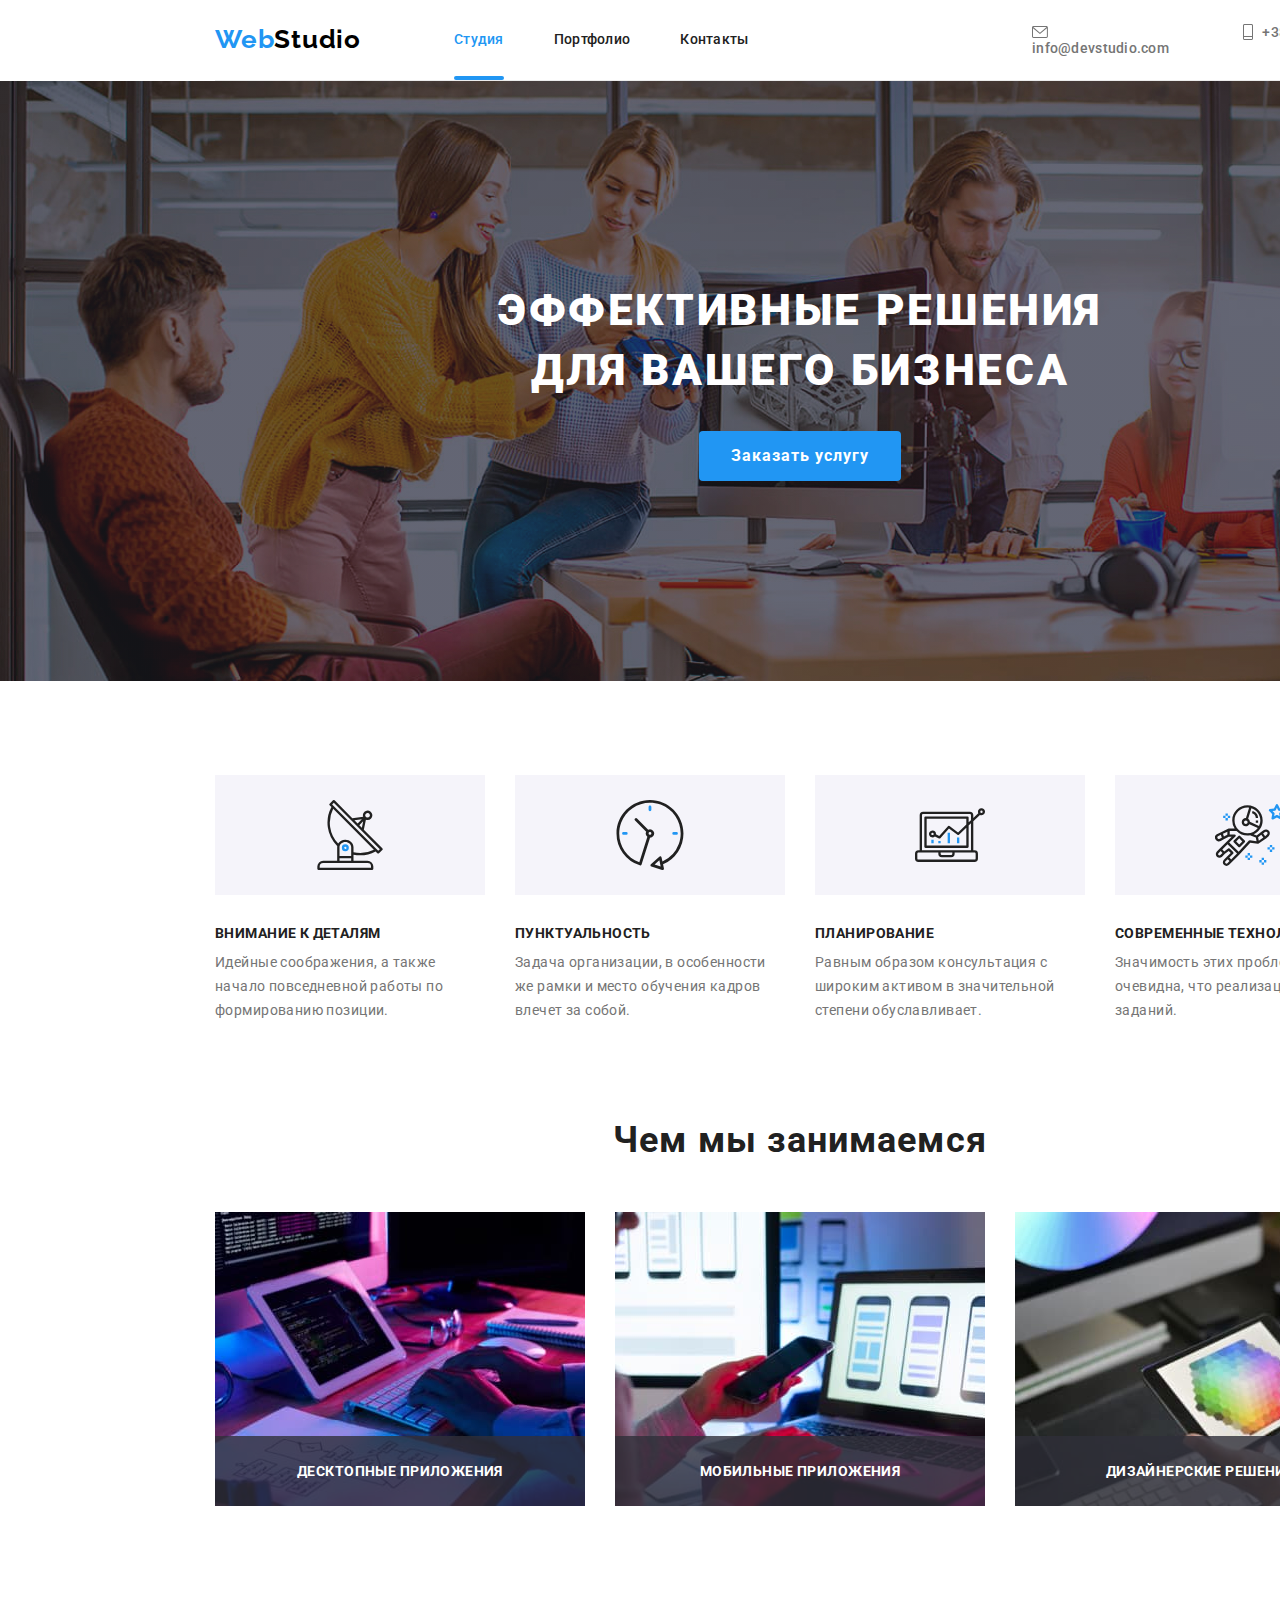
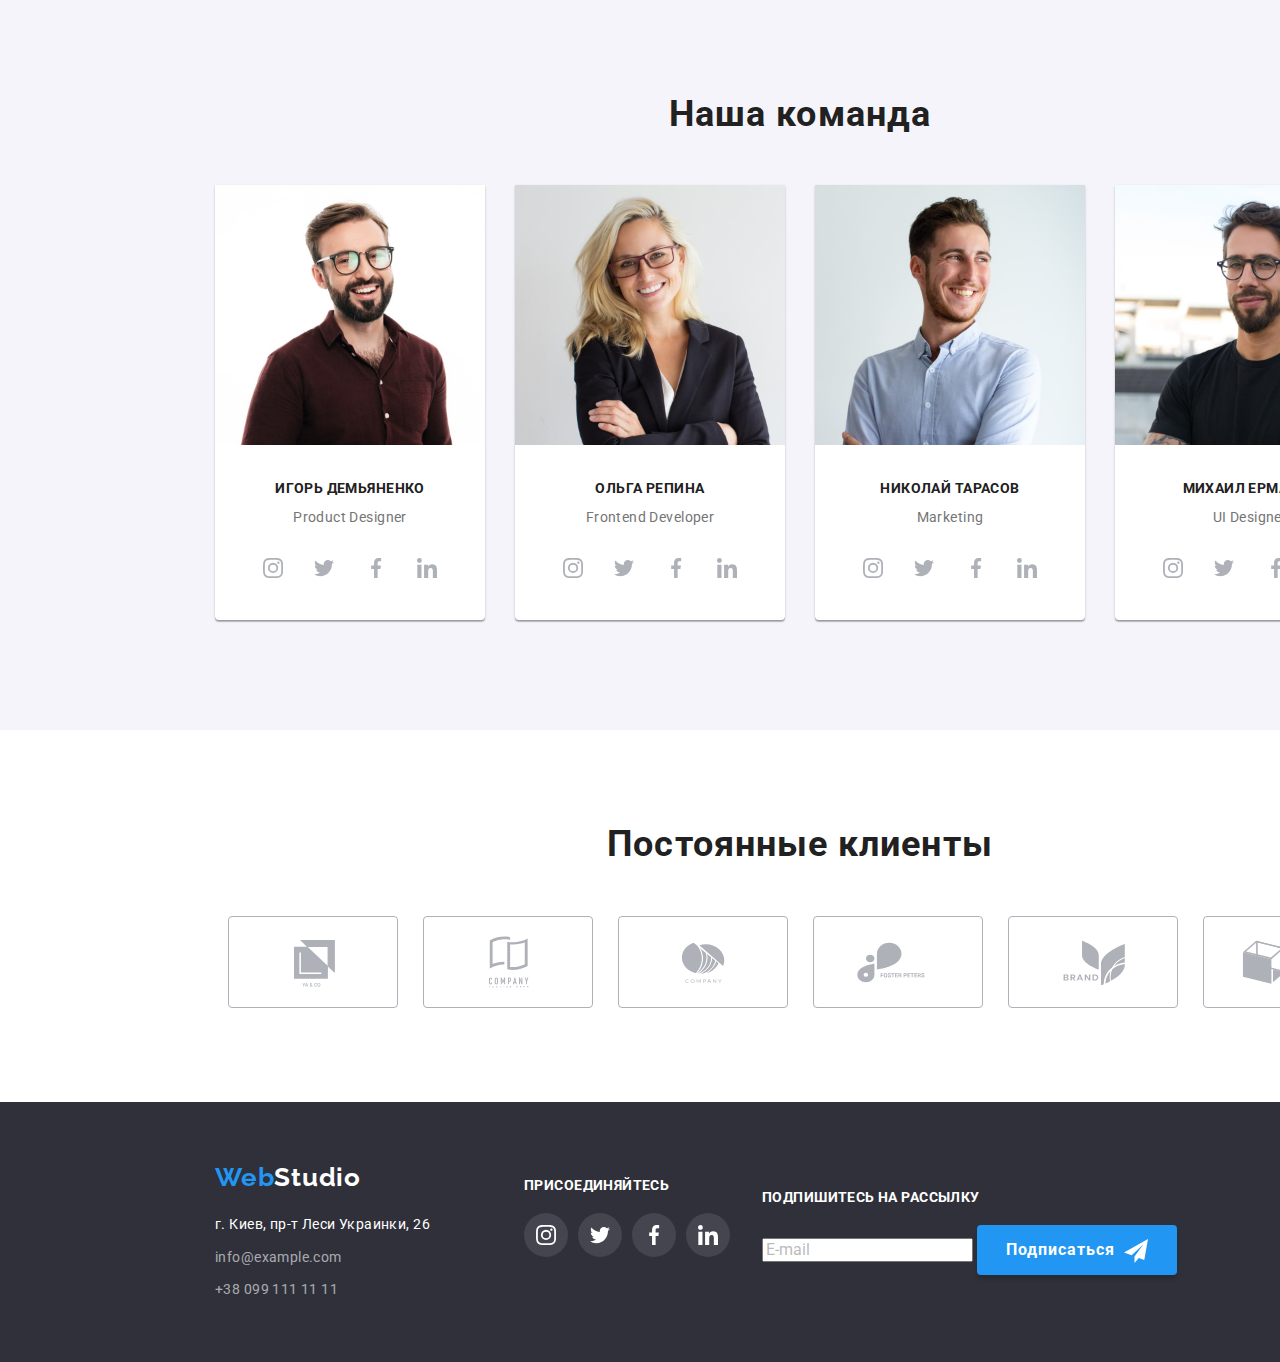
<file: index.html>
<!DOCTYPE html>
<html lang="ru">
  <head>
    <meta charset="UTF-8" />
    <meta http-equiv="X-UA-Compatible" content="IE=edge" />
    <meta name="viewport" content="width=device-width, initial-scale=1.0" />
    <title>Document</title>
    <link
      rel="stylesheet"
      href="https://cdnjs.cloudflare.com/ajax/libs/modern-normalize/1.0.0/modern-normalize.min.css"
    />
    <link
      href="https://fonts.googleapis.com/css2?family=Oleo+Script&family=Raleway:wght@700&family=Roboto:wght@400;500;700;900&display=swap"
      rel="stylesheet"
    />
    <link rel="stylesheet" href="./css/styles.css" />
  </head>
  <body class="page">
    <div class="container head">
      <!-- Header -->
      <header>
        <div class="container-header">
          <nav class="nav">
            <!-- Navigation -->
            <a class="logo" href="./index.html"
              ><span class="logo-web">Web</span>Studio
            </a>
            <ul class="site-nav">
              <li class="item">
                <a href="./index.html" class="link current">Студия</a>
              </li>
              <li class="item">
                <a href="./portfolio.html" class="link">Портфолио</a>
              </li>
              <li class="item"><a href="" class="link">Контакты</a></li>
            </ul>
          </nav>
          <!-- Contacts -->
          <ul class="contacts">
            <li class="item">
              <a href="mailto:info@devstudio.com" class="link mail">
                <svg class="icon-mail" width="16" height="12">
                  <use href="./images/icons.svg#icon-mail"></use>
                </svg>
                <span>info@devstudio.com</span>
              </a>
            </li>
            <li class="item">
              <a href="tel:+380961111111" class="link phone">
                <svg class="icon-phone" width="10" height="16">
                  <use href="./images/icons.svg#icon-phone"></use>
                </svg>
                <span>+38 096 111 11 11</span>
              </a>
            </li>
          </ul>
        </div>
      </header>
    </div>
    <!-- Main content -->
    <main>
      <!-- Section Hero -->
      <section class="hero">
        <div class="container hero overlay">
          <h1 class="hero-title">Эффективные решения для вашего бизнеса</h1>
          <button class="hero-button" data-modal-open>Заказать услугу</button>
        </div>
      </section>
      <!-- Section Features -->
      <section class="section">
        <!-- <h2 class="section-title">Свойства</h2> -->
        <div class="container">
          <ul class="feature-list">
            <li class="feature-item">
              <div class="thumb">
                <svg class="icon">
                  <use href="./images/icons.svg#icon-antenna"></use>
                </svg>
              </div>
              <h3 class="title">Внимание к деталям</h3>
              <p class="text">
                Идейные соображения, а также начало повседневной работы по
                формированию позиции.
              </p>
            </li>
            <li class="feature-item">
              <div class="thumb">
                <svg class="icon">
                  <use href="./images/icons.svg#icon-clock"></use>
                </svg>
              </div>
              <h3 class="title">Пунктуальность</h3>
              <p class="text">
                Задача организации, в особенности же рамки и место обучения
                кадров влечет за собой.
              </p>
            </li>
            <li class="feature-item">
              <div class="thumb">
                <svg class="icon">
                  <use href="./images/icons.svg#icon-diagram"></use>
                </svg>
              </div>
              <h3 class="title">Планирование</h3>
              <p class="text">
                Равным образом консультация с широким активом в значительной
                степени обуславливает.
              </p>
            </li>
            <li class="feature-item">
              <div class="thumb">
                <svg class="icon">
                  <use href="./images/icons.svg#icon-astronaut"></use>
                </svg>
              </div>
              <h3 class="title">Современные технологии</h3>
              <p class="text">
                Значимость этих проблем настолько очевидна, что реализация
                плановых заданий.
              </p>
            </li>
          </ul>
        </div>
      </section>
      <!-- Section What we do -->
      <section class="section">
        <div class="container what">
          <h2 class="section-title">Чем мы занимаемся</h2>
          <ul class="work-list">
            <li class="item">
              <a class="item-link" href=""
                ><img
                  class="pic"
                  width="370"
                  height="294"
                  src="./images/box1.jpg"
                  alt="экран с программным кодом"
                />
                <div class="thumb">
                  <h3 class="title">Десктопные приложения</h3>
                </div>
              </a>
            </li>
            <li class="item">
              <a class="item-link" href=""
                ><img
                  class="pic"
                  width="370"
                  height="294"
                  src="./images/box2.jpg"
                  alt="экран с дизайнами для смартфона"
                />
                <div class="thumb">
                  <h3 class="title">Мобильные приложения</h3>
                </div>
              </a>
            </li>
            <li class="item">
              <a class="item-link" href=""
                ><img
                  class="pic"
                  width="370"
                  height="294"
                  src="./images/box3.jpg"
                  alt="цветовая гамма на планшете"
                />
                <div class="thumb">
                  <h3 class="title">Дизайнерские решения</h3>
                </div>
              </a>
            </li>
          </ul>
        </div>
      </section>
      <!-- Section Our team -->
      <section class="section team">
        <div class="container team">
          <h2 class="section-title">Наша команда</h2>
          <ul class="team-list">
            <li class="team-item">
              <img
                width="270"
                height="260"
                src="./images/img1.jpg"
                alt="фото игоря демьяненка"
              />
              <h3 class="title">Игорь Демьяненко</h3>
              <p class="text">Product Designer</p>
              <ul class="social-links">
                <li class="social-link">
                  <a class="link" href="">
                    <svg class="icon" width="20" height="20">
                      <use href="./images/icons.svg#icon-instagram"></use>
                    </svg>
                  </a>
                </li>
                <li class="social-link">
                  <a class="link" href="">
                    <svg class="icon" width="20" height="20">
                      <use href="./images/icons.svg#icon-twitter"></use>
                    </svg>
                  </a>
                </li>
                <li class="social-link">
                  <a class="link" href="">
                    <svg class="icon" width="20" height="20">
                      <use href="./images/icons.svg#icon-facebook"></use>
                    </svg>
                  </a>
                </li>
                <li class="social-link">
                  <a class="link" href="">
                    <svg class="icon" width="20" height="20">
                      <use href="./images/icons.svg#icon-linkedin"></use>
                    </svg>
                  </a>
                </li>
              </ul>
            </li>
            <li class="team-item">
              <img
                width="270"
                height="260"
                src="./images/img2.jpg"
                alt="фото ольги репиной"
              />
              <h3 class="title">Ольга Репина</h3>
              <p class="text">Frontend Developer</p>
              <ul class="social-links">
                <li class="social-link">
                  <a class="link" href="">
                    <svg class="icon" width="20" height="20">
                      <use href="./images/icons.svg#icon-instagram"></use>
                    </svg>
                  </a>
                </li>
                <li class="social-link">
                  <a class="link" href="">
                    <svg class="icon" width="20" height="20">
                      <use href="./images/icons.svg#icon-twitter"></use>
                    </svg>
                  </a>
                </li>
                <li class="social-link">
                  <a class="link" href="">
                    <svg class="icon" width="20" height="20">
                      <use href="./images/icons.svg#icon-facebook"></use>
                    </svg>
                  </a>
                </li>
                <li class="social-link">
                  <a class="link" href="">
                    <svg class="icon" width="20" height="20">
                      <use href="./images/icons.svg#icon-linkedin"></use>
                    </svg>
                  </a>
                </li>
              </ul>
            </li>
            <li class="team-item">
              <img
                width="270"
                height="260"
                src="./images/img3.jpg"
                alt="фото николая тарасова"
              />
              <h3 class="title">Николай Тарасов</h3>
              <p class="text">Marketing</p>
              <ul class="social-links">
                <li class="social-link">
                  <a class="link" href="">
                    <svg class="icon" width="20" height="20">
                      <use href="./images/icons.svg#icon-instagram"></use>
                    </svg>
                  </a>
                </li>
                <li class="social-link">
                  <a class="link" href="">
                    <svg class="icon" width="20" height="20">
                      <use href="./images/icons.svg#icon-twitter"></use>
                    </svg>
                  </a>
                </li>
                <li class="social-link">
                  <a class="link" href="">
                    <svg class="icon" width="20" height="20">
                      <use href="./images/icons.svg#icon-facebook"></use>
                    </svg>
                  </a>
                </li>
                <li class="social-link">
                  <a class="link" href="">
                    <svg class="icon" width="20" height="20">
                      <use href="./images/icons.svg#icon-linkedin"></use>
                    </svg>
                  </a>
                </li>
              </ul>
            </li>
            <li class="team-item">
              <img
                width="270"
                height="260"
                src="./images/img4.jpg"
                alt="фото михаила ермакова"
              />
              <h3 class="title">Михаил Ермаков</h3>
              <p class="text">UI Designer</p>
              <ul class="social-links">
                <li class="social-link">
                  <a class="link" href="">
                    <svg class="icon" width="20" height="20">
                      <use href="./images/icons.svg#icon-instagram"></use>
                    </svg>
                  </a>
                </li>
                <li class="social-link">
                  <a class="link" href="">
                    <svg class="icon" width="20" height="20">
                      <use href="./images/icons.svg#icon-twitter"></use>
                    </svg>
                  </a>
                </li>
                <li class="social-link">
                  <a class="link" href="">
                    <svg class="icon" width="20" height="20">
                      <use href="./images/icons.svg#icon-facebook"></use>
                    </svg>
                  </a>
                </li>
                <li class="social-link">
                  <a class="link" href="">
                    <svg class="icon" width="20" height="20">
                      <use href="./images/icons.svg#icon-linkedin"></use>
                    </svg>
                  </a>
                </li>
              </ul>
            </li>
          </ul>
        </div>
      </section>
      <!-- Clients -->
      <section class="section">
        <div class="container">
          <h2 class="section-title">Постоянные клиенты</h2>
          <ul class="clients-list">
            <li class="client-item">
              <a class="client-link" href="">
                <div class="thumb">
                  <svg class="client-icon client1" width="41" height="47">
                    <use href="./images/icons.svg#icon-client1"></use>
                  </svg>
                </div>
              </a>
            </li>
            <li class="client-item">
              <a class="client-link" href="">
                <div class="thumb">
                  <svg class="client-icon client2" width="40" height="52">
                    <use href="./images/icons.svg#icon-client2"></use>
                  </svg>
                </div>
              </a>
            </li>
            <li class="client-item">
              <a class="client-link" href="">
                <div class="thumb">
                  <svg class="client-icon client3" width="44" height="41">
                    <use href="./images/icons.svg#icon-client3"></use>
                  </svg>
                </div>
              </a>
            </li>
            <li class="client-item">
              <a class="client-link" href="">
                <div class="thumb">
                  <svg class="client-icon client4" width="84" height="41">
                    <use href="./images/icons.svg#icon-client4"></use>
                  </svg>
                </div>
              </a>
            </li>
            <li class="client-item">
              <a class="client-link" href="">
                <div class="thumb">
                  <svg class="client-icon client5" width="63" height="46">
                    <use href="./images/icons.svg#icon-client5"></use>
                  </svg>
                </div>
              </a>
            </li>
            <li class="client-item">
              <a class="client-link" href="">
                <div class="thumb">
                  <svg class="client-icon client6" width="94" height="44">
                    <use href="./images/icons.svg#icon-client6"></use>
                  </svg>
                </div>
              </a>
            </li>
          </ul>
        </div>
      </section>
    </main>
    <!-- Footer -->
    <footer>
      <div class="container footer">
        <div class="logo-address">
          <a class="logo footer" href="/index.html"
            ><span class="logo-web">Web</span>Studio
          </a>
          <address class="address">
            г. Киев, пр-т Леси Украинки, 26 <br />
            <a class="link" href="mailto:info@example.com">info@example.com</a>
            <br />
            <a class="link" href="tel:+380991111111">+38 099 111 11 11</a>
          </address>
        </div>
        <div class="join">
          <h2 class="title footer">ПРИСОЕДИНЯЙТЕСЬ</h2>
          <ul class="social-links">
            <li class="social-link">
              <a class="link" href="">
                <svg class="icon" width="20" height="20">
                  <use href="./images/icons.svg#icon-instagram"></use>
                </svg>
              </a>
            </li>
            <li class="social-link">
              <a class="link" href="">
                <svg class="icon" width="20" height="20">
                  <use href="./images/icons.svg#icon-twitter"></use>
                </svg>
              </a>
            </li>
            <li class="social-link">
              <a class="link" href="">
                <svg class="icon" width="20" height="20">
                  <use href="./images/icons.svg#icon-facebook"></use>
                </svg>
              </a>
            </li>
            <li class="social-link">
              <a class="link" href="">
                <svg class="icon" width="20" height="20">
                  <use href="./images/icons.svg#icon-linkedin"></use>
                </svg>
              </a>
            </li>
          </ul>
        </div>
        <div class="subscribe">
          <form>
            <h2 class="title footer">Подпишитесь на рассылку</h2>
            <label>
              <input type="email" name="email" placeholder="E-mail" />
            </label>
            <button class="submit" type="submit">
              Подписаться
              <svg class="send-icon" width="24" height="24">
                <use href="./images/icons.svg#icon-send"></use>
              </svg>
            </button>
          </form>
        </div>
      </div>
    </footer>
    <!-- Modal -->
    <div class="backdrop is-hidden" data-modal>
      <div class="modal">
        <button class="botton-close" data-modal-close>
          <svg class="icon-button-close" width="11" height="11">
            <use href="./images/icons.svg#icon-button-close"></use>
          </svg>
        </button>
        <h2 class="modal-title">Оставьте свои данные, мы вам перезвоним</h2>
        <form class="form">
          <div class="form-field">
            <label class="form-label" for="name">Имя</label>
            <input class="form-input" type="text" name="name" id="name" />
            <svg class="icon-modal" width="18" height="18">
              <use href="./images/icons.svg#icon-person"></use>
            </svg>
          </div>
          <div class="form-field">
            <label class="form-label" for="tel">Телефон</label>
            <input class="form-input" type="tel" name="tel" id="tel" />
            <svg class="icon-modal" width="18" height="18">
              <use href="./images/icons.svg#icon-phone2"></use>
            </svg>
          </div>
          <div class="form-field">
            <label class="form-label" for="mail">Почта</label>
            <input class="form-input" type="mail" name="mail" id="mail" />
            <svg class="icon-modal" width="18" height="18">
              <use href="./images/icons.svg#icon-email2"></use>
            </svg>
          </div>
          <div class="form-field">
            <label class="form-label" for="comment">Комментарий</label>
            <textarea
              class="comment"
              name="comment"
              rows="5"
              placeholder="Введите текст"
            ></textarea>
          </div>
          <div class="police-button">
            <label class="police-text" for=""
              ><input
                class="police"
                type="checkbox"
                name="police"
                id="police"
              />
              Соглашаюсь с рассылкой и принимаю
              <a class="police-link" href="">Условия договора</a>
            </label>
            <button class="send hero-button" type="send">Отправить</button>
          </div>
        </form>
      </div>
    </div>
    <script src="./js/modal.js"></script>
  </body>
</html>
</file>
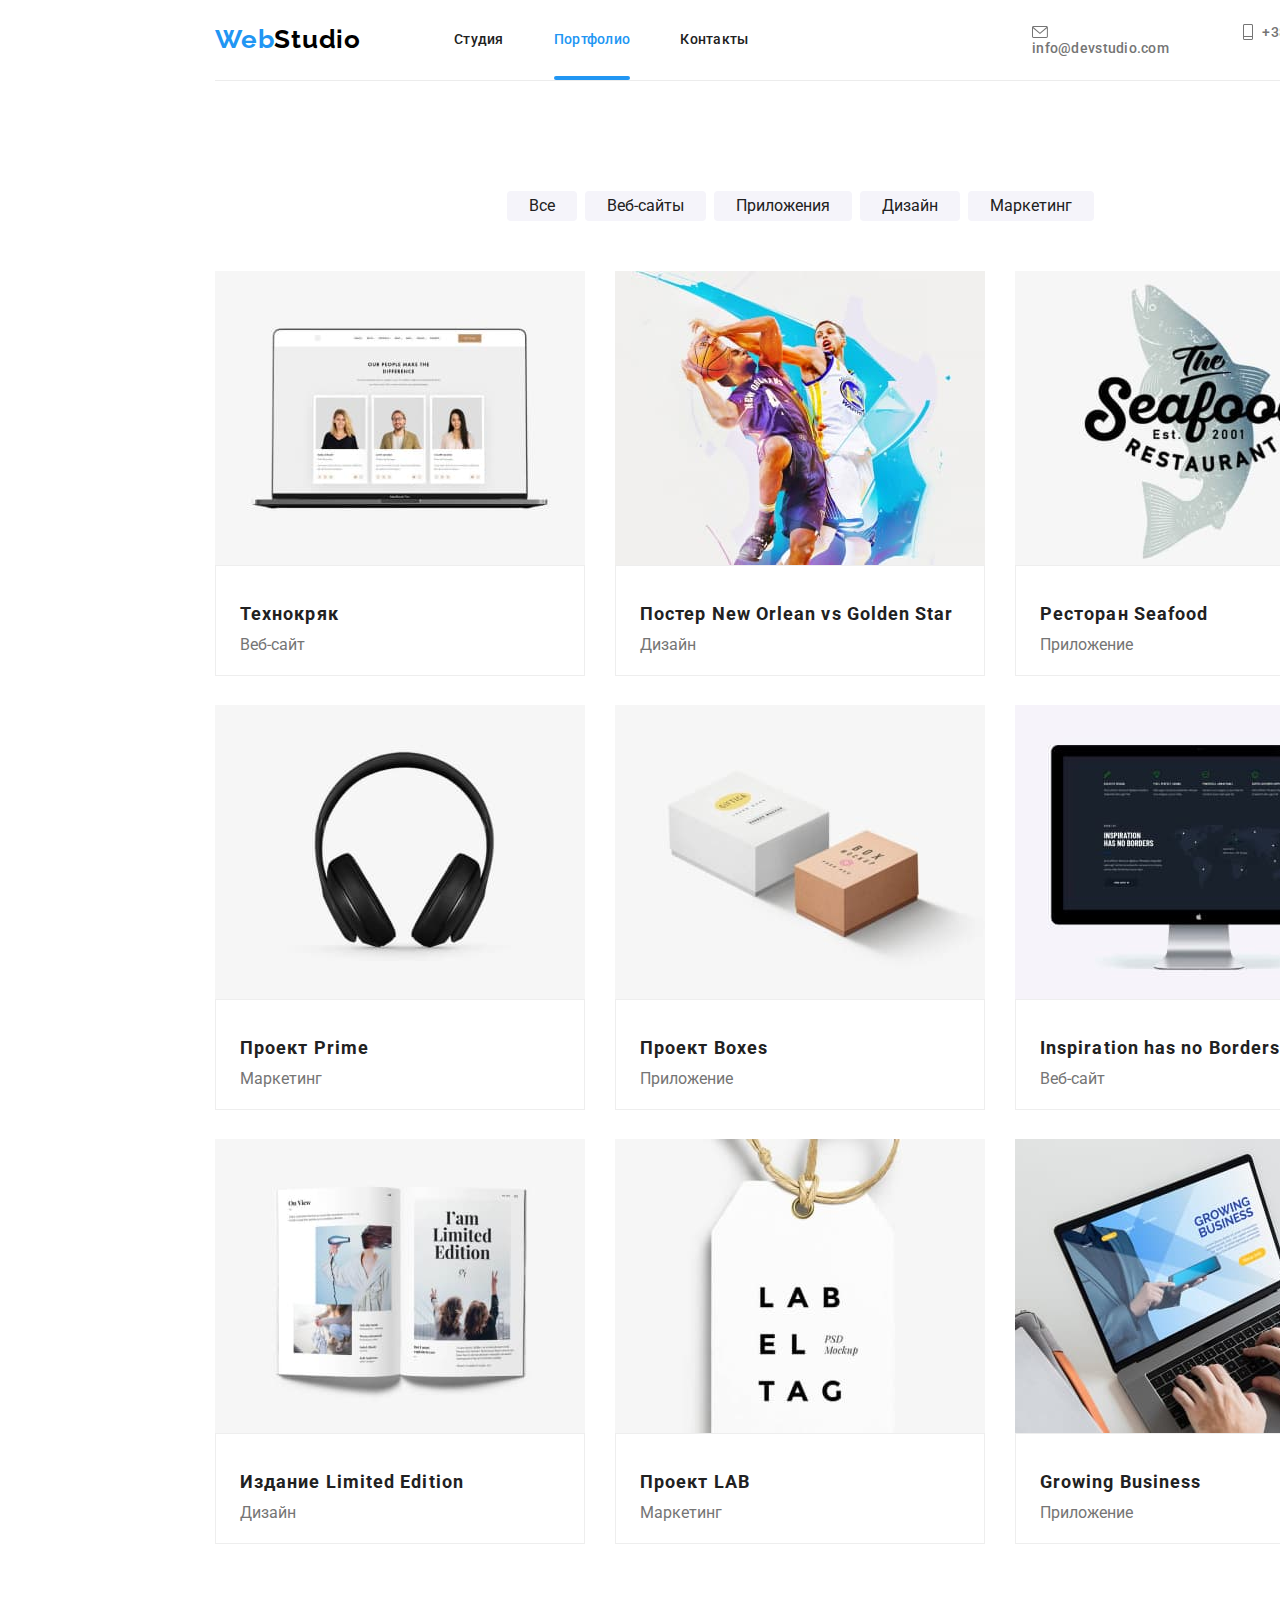
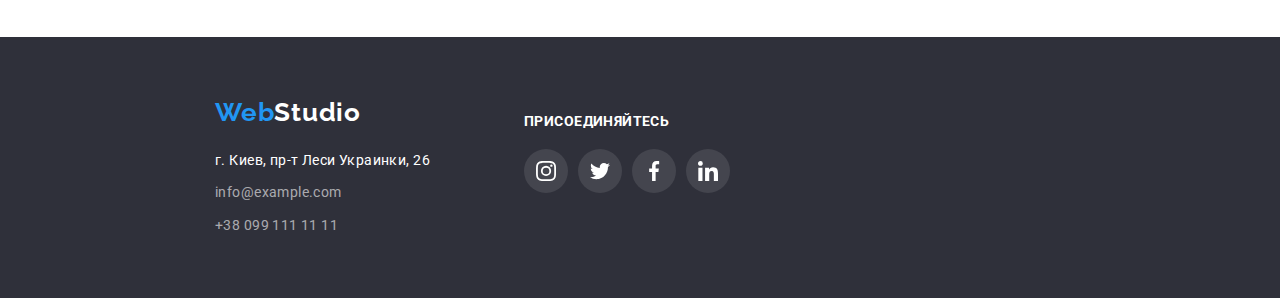
<file: portfolio.html>
<!DOCTYPE html>
<html lang="ru">
  <head>
    <meta charset="UTF-8" />
    <meta http-equiv="X-UA-Compatible" content="IE=edge" />
    <meta name="viewport" content="width=device-width, initial-scale=1.0" />
    <title>Document</title>
    <link
      rel="stylesheet"
      href="https://cdnjs.cloudflare.com/ajax/libs/modern-normalize/1.0.0/modern-normalize.min.css"
    />
    <link
      href="https://fonts.googleapis.com/css2?family=Oleo+Script&family=Raleway:wght@700&family=Roboto:wght@400;500;700;900&display=swap"
      rel="stylesheet"
    />
    <link rel="stylesheet" href="./css/styles.css" />
  </head>
  <body class="page">
    <div class="container head">
      <!-- Header -->
      <header>
        <div class="container-header">
          <nav class="nav">
            <!-- Navigation -->
            <a class="logo" href="./index.html"
              ><span class="logo-web">Web</span>Studio
            </a>
            <ul class="site-nav">
              <li class="item">
                <a href="./index.html" class="link">Студия</a>
              </li>
              <li class="item">
                <a href="./portfolio.html" class="link current">Портфолио</a>
              </li>
              <li class="item"><a href="" class="link">Контакты</a></li>
            </ul>
          </nav>
          <!-- Contacts -->
          <ul class="contacts">
            <li class="item">
              <a href="mailto:info@devstudio.com" class="link mail">
                <svg class="icon-mail" width="16" height="12">
                  <use href="./images/icons.svg#icon-mail"></use>
                </svg>
                <span>info@devstudio.com</span>
              </a>
            </li>
            <li class="item">
              <a href="tel:+380961111111" class="link phone">
                <svg class="icon-phone" width="10" height="16">
                  <use href="./images/icons.svg#icon-phone"></use>
                </svg>
                <span>+38 096 111 11 11</span>
              </a>
            </li>
          </ul>
        </div>
      </header>
    </div>
    <!-- Main content -->
    <main>
      <!-- Section Filter -->
      <section class="filter">
        <div class="container">
          <!-- <h2>Фильтр</h2> -->
          <ul class="filter-list">
            <li class="item">
              <button type="button" class="button">Все</button>
            </li>
            <li class="item">
              <button type="button" class="button">Веб-сайты</button>
            </li>
            <li class="item">
              <button type="button" class="button">Приложения</button>
            </li>
            <li class="item">
              <button type="button" class="button">Дизайн</button>
            </li>
            <li class="item">
              <button type="button" class="button">Маркетинг</button>
            </li>
          </ul>
        </div>
      </section>
      <!-- Section Examples -->
      <section class="examples">
        <div class="container">
          <ul class="example-list">
            <li class="item">
              <a href="" class="link">
                <div class="top-card">
                  <img
                    class="card-img"
                    src="./images/potrfolio1.jpg"
                    alt="Сайт с тремя карточками людей"
                    width="370"
                    height="294"
                  />
                  <p class="overlay-text">
                    Ресурс предлагает комплексные предложения с разным уровнем
                    функционала и сервисов. Все это позволит посетителю получить
                    исчерпывающие сведения о компании или частном лице.
                  </p>
                </div>
                <div class="card">
                  <h3 class="example-title">Технокряк</h3>
                  <p class="filter-text">Веб-сайт</p>
                </div>
              </a>
            </li>
            <li class="item">
              <a href="" class="link"
                ><div class="top-card">
                  <img
                    class="card-img"
                    src="./images/portfolio2.jpg"
                    alt="Два баскетболиста"
                    width="370"
                    height="294"
                  />
                  <p class="overlay-text">
                    Ресурс предлагает комплексные предложения с разным уровнем
                    функционала и сервисов. Все это позволит посетителю получить
                    исчерпывающие сведения о компании или частном лице.
                  </p>
                </div>
                <div class="card">
                  <h3 class="example-title">
                    Постер New Orlean vs Golden Star
                  </h3>
                  <p class="filter-text">Дизайн</p>
                </div>
              </a>
            </li>
            <li class="item">
              <a href="" class="link">
                <div class="top-card">
                  <img
                    class="card-img"
                    width="370"
                    height="294"
                    src="./images/portfolio3.jpg"
                    alt="Логотип The Seafood restaurant"
                  />
                  <p class="overlay-text">
                    Ресурс предлагает комплексные предложения с разным уровнем
                    функционала и сервисов. Все это позволит посетителю получить
                    исчерпывающие сведения о компании или частном лице.
                  </p>
                </div>

                <div class="card">
                  <h3 class="example-title">Ресторан Seafood</h3>
                  <p class="filter-text">Приложение</p>
                </div>
              </a>
            </li>
            <li class="item">
              <a href="" class="link">
                <div class="top-card">
                  <img
                    class="card-img"
                    width="370"
                    height="294"
                    src="./images/portfolio4.jpg"
                    alt="Наушники"
                  />
                  <p class="overlay-text">
                    Ресурс предлагает комплексные предложения с разным уровнем
                    функционала и сервисов. Все это позволит посетителю получить
                    исчерпывающие сведения о компании или частном лице.
                  </p>
                </div>
                <div class="card">
                  <h3 class="example-title">Проект Prime</h3>
                  <p class="filter-text">Маркетинг</p>
                </div>
              </a>
            </li>
            <li class="item">
              <a href="" class="link">
                <div class="top-card">
                  <img
                    class="card-img"
                    width="370"
                    height="294"
                    src="./images/portfolio5.jpg"
                    alt="Две коробки"
                  />
                  <p class="overlay-text">
                    Ресурс предлагает комплексные предложения с разным уровнем
                    функционала и сервисов. Все это позволит посетителю получить
                    исчерпывающие сведения о компании или частном лице.
                  </p>
                </div>
                <div class="card">
                  <h3 class="example-title">Проект Boxes</h3>
                  <p class="filter-text">Приложение</p>
                </div>
              </a>
            </li>
            <li class="item">
              <a href="" class="link">
                <div class="top-card">
                  <img
                    class="card-img"
                    width="370"
                    height="294"
                    src="./images/portfolio6.jpg"
                    alt="Экран мака с картой мира"
                  />
                  <p class="overlay-text">
                    Ресурс предлагает комплексные предложения с разным уровнем
                    функционала и сервисов. Все это позволит посетителю получить
                    исчерпывающие сведения о компании или частном лице.
                  </p>
                </div>
                <div class="card">
                  <h3 class="example-title">Inspiration has no Borders</h3>
                  <p class="filter-text">Веб-сайт</p>
                </div>
              </a>
            </li>
            <li class="item">
              <a href="" class="link">
                <div class="top-card">
                  <img
                    class="card-img"
                    width="370"
                    height="294"
                    src="./images/portfolio7.jpg"
                    alt="Фотобук"
                  />
                  <p class="overlay-text">
                    Ресурс предлагает комплексные предложения с разным уровнем
                    функционала и сервисов. Все это позволит посетителю получить
                    исчерпывающие сведения о компании или частном лице.
                  </p>
                </div>
                <div class="card">
                  <h3 class="example-title">Издание Limited Edition</h3>
                  <p class="filter-text">Дизайн</p>
                </div>
              </a>
            </li>
            <li class="item">
              <a href="" class="link">
                <div class="top-card">
                  <img
                    class="card-img"
                    width="370"
                    height="294"
                    src="./images/portfolio8.jpg"
                    alt="Бирка"
                  />
                  <p class="overlay-text">
                    Ресурс предлагает комплексные предложения с разным уровнем
                    функционала и сервисов. Все это позволит посетителю получить
                    исчерпывающие сведения о компании или частном лице.
                  </p>
                </div>
                <div class="card">
                  <h3 class="example-title">Проект LAB</h3>
                  <p class="filter-text">Маркетинг</p>
                </div>
              </a>
            </li>
            <li class="item">
              <a href="" class="link">
                <div class="top-card">
                  <img
                    class="card-img"
                    width="370"
                    height="294"
                    src="./images/portfolio9.jpg"
                    alt="Руки печатают на ноутбуке"
                  />
                  <p class="overlay-text">
                    Ресурс предлагает комплексные предложения с разным уровнем
                    функционала и сервисов. Все это позволит посетителю получить
                    исчерпывающие сведения о компании или частном лице.
                  </p>
                </div>
                <div class="card">
                  <h3 class="example-title">Growing Business</h3>
                  <p class="filter-text">Приложение</p>
                </div>
              </a>
            </li>
          </ul>
        </div>
      </section>
    </main>
    <!-- Footer -->
    <footer>
      <div class="container footer">
        <div class="logo-address">
          <a class="logo footer" href="/index.html"
            ><span class="logo-web">Web</span>Studio
          </a>
          <address class="address">
            г. Киев, пр-т Леси Украинки, 26 <br />
            <a class="link" href="mailto:info@example.com">info@example.com</a>
            <br />
            <a class="link" href="tel:+380991111111">+38 099 111 11 11</a>
          </address>
        </div>
        <div class="join">
          <h2 class="title footer">ПРИСОЕДИНЯЙТЕСЬ</h2>
          <ul class="social-links">
            <li class="social-link">
              <a class="link" href="">
                <svg class="icon" width="20" height="20">
                  <use href="./images/icons.svg#icon-instagram"></use>
                </svg>
              </a>
            </li>
            <li class="social-link">
              <a class="link" href="">
                <svg class="icon" width="20" height="20">
                  <use href="./images/icons.svg#icon-twitter"></use>
                </svg>
              </a>
            </li>
            <li class="social-link">
              <a class="link" href="">
                <svg class="icon" width="20" height="20">
                  <use href="./images/icons.svg#icon-facebook"></use>
                </svg>
              </a>
            </li>
            <li class="social-link">
              <a class="link" href="">
                <svg class="icon" width="20" height="20">
                  <use href="./images/icons.svg#icon-linkedin"></use>
                </svg>
              </a>
            </li>
          </ul>
        </div>
      </div>
    </footer>
  </body>
</html>
</file>
<file: css/styles.css>
:root {
    --primary-text-color: #757575;
    --title-text-color: #212121;
    --accent-color: #2196F3;
    --accent-background-color: #2F303A;
    --primary-bg-color: #FFFFFF;
    --second-bg-color: #F5F4FA;
}

body {
    margin: 0 auto;
    width: 1600px;
    background-color: var(--primary-bg-color);
    color: var(--primary-text-color);
    font-family: 'Roboto',sans-serif;
}

.container {
    width: 1200px;
    margin-left: auto;
    margin-right: auto;
    padding: 94px 15px;
}

.container.head {
    padding: 0 15px;
}

/* Header */
header {
    border-bottom: solid 1px #ececec;
} 

.container-header {
    display: flex;
    align-items: center;
}

/* Navigation */
.nav {
    display: flex;
    align-items: center;
}

.logo {
    margin-right: 93px;
    color: black;
    text-decoration: none;

    font-family: 'Raleway',sans-serif;
    font-weight: 700;
    font-size: 26px;
    line-height: 1.2;
    letter-spacing: 0.03em;
}

.logo-web {
    color: var(--accent-color);
}

.site-nav {
    display: flex;
    list-style: none;
    margin: 0;
    padding: 0;
}

.site-nav .item:not(:last-child) {
    margin-right: 50px;
}

.site-nav .link {
    display: block;
    position: relative;
    padding-top: 32px;
    padding-bottom: 32px;
    color: var(--title-text-color); 
    font-weight: 500;
    font-size: 14px;
    line-height: 1.14;
    letter-spacing: 0.02em;

    transition-property: color;
    transition-duration: 250ms;
    transition-timing-function: cubic-bezier(0.4, 0, 0.2, 1);
}

.site-nav .link:hover,
.site-nav .link:focus {
    color: var(--accent-color);
}

.site-nav .link.current{
    color: var(--accent-color);
    text-decoration: none;
}

.site-nav .link.current::after {
    content: "";

    position: absolute;
    left: 0;
    bottom: 0;

    width: 100%;
    height: 4px;
    background-color: var(--accent-color);
    border-radius: 2px;
    display: block;

}

.link {
    text-decoration: none;
}

/* Contacts */
.contacts {
    display: flex;
    list-style: none;
    margin-left: auto;
    margin-right: 0px;;
    padding: 0;

    font-weight: 500;
    font-size: 14px;
    line-height: 16px;
    letter-spacing: 0.02em;
}

.contacts .link {
    display: block;
    color: rgba(117, 117, 117, 1);
    width: 161px;

    transition-property: color;
    transition-duration: 250ms;
    transition-timing-function: cubic-bezier(0.4, 0, 0.2, 1);
}

.link.phone {
    width: 142px;
}

.contacts .item {
    /* width: 161px;
    height: 16px; */
    align-items: center;
}

.contacts .item+.item {
    margin-left: 50px;
}

.contacts .link:hover,
.contacts .link:focus {
    color: var(--accent-color);
}

.contacts .link:hover .icon,
.contacts .link:focus .icon {
    color: var(--accent-color);
}

.contacts span {
    vertical-align: baseline;
}

.icon-mail {
    fill: currentColor;
    vertical-align: bottom;
    margin-bottom: 2px;
    margin-right: 6px;
}

.icon-phone {
    fill: currentColor;
    vertical-align: bottom;
    margin-right: 6px;
}

/* Section Hero */
.hero {
    background-color: var(--accent-background-color);
    color: #FFFFFF;
}
 
.container.hero.overlay {
    padding-top: 0;
    height: 600px;
    text-align: center;
}

.overlay {
    width: 1600px;
    height: 600px;
    background-color:#212121;
    background-image: linear-gradient(
        to right, rgba(47, 48, 58, 0.4), rgba(47, 48, 58, 0.4)
    ), url(../images/hero-img.jpg);
    background-position: center;
}

.hero-title {
    display: block;
    margin: 0;
    margin-right: auto;
    margin-left: auto;
    width: 696px;
    padding-top: 200px;
    padding-bottom: 30px;
    font-weight: 900;
    font-size: 44px;
    line-height: 1.36;
    text-align: center;
    letter-spacing: 0.06em;
    text-transform: uppercase;
}

.hero-button {
    background-color: var(--accent-color);
    border: none;
    color: var(--primary-bg-color);
    padding: 10px 32px;
    text-decoration: none;
    border-radius: 4px;
    margin-left: auto;
    margin-right: auto;
    cursor: pointer;

    font-family: 'Roboto';
    font-style: normal;
    font-weight: 700;
    font-size: 16px;
    line-height: 1.88;
    align-items: center;
    text-align: center;
    letter-spacing: 0.06em;
}

/* Section Features */
.section-title {
    color: var(--title-text-color);
    font-weight: 700;
    font-size: 36px;
    line-height: 1.16;
    text-align: center;
    letter-spacing: 0.03em;
    margin-top: 0;
    margin-bottom: 50px;
}

.section.titles {
    font-weight: 700;
    font-size: 14px;
    line-height: 16px;
    letter-spacing: 0.03em;
}

.title {
    margin-top: 0;
    margin-bottom: 10px;
    font-family: Roboto;
    font-size: 14px;
    font-weight: 700;
    line-height: 16px;
    letter-spacing: 0.03em;
    text-align: left;
    color: var(--title-text-color);
    text-transform: uppercase;
}

.text{
    margin: 0;
    font-size: 14px;
    line-height: 1.71;
    letter-spacing: 0.03em;
}

.feature-list {
    display: flex;
    list-style: none;
    padding: 0;
    margin: 0;
}

.feature-item:not(:last-child){
   margin-right: 30px;
}

.feature-item {
    border-radius: 4px;
    width: 270px;
    height: 251px;
}

.feature-item .thumb {
    width: 270px;
    height: 120px;
    padding: 25px 100px;
    background-color: var(--second-bg-color);
    margin-bottom: 30px;
}

.feature-item .icon {
    margin: auto;
    width: 70px;
    height: 70px;
}

/* Section What we do */
.container.what {
    padding-top: 0;
}

.work-list {
    display: flex;
    justify-content: space-between;
    list-style: none;
    
    margin: 0;
    padding: 0;
}

.work-list .item {
    position: relative;
}

.work-list .thumb::before {
    content: "";
    position: absolute;
    bottom: 0;
    left: 0;
    width: 100%;
    height: 70px;
    
    background: rgba(47, 48, 58, 0.8);
}

.work-list .title {
    position: absolute;
    width: 100%;
    bottom: 27px;
    left: 0;

    margin: 0;
    padding: 0;
    color: var(--primary-bg-color);
    text-align: center;
}

.pic {
    display: block;
}

/* Section Our team */
.section.team {
    background-color: var(--second-bg-color);
}

.container.team {
    margin-left: auto;
    margin-right: auto;
    padding-top: 94px;
    padding-bottom: 94px;
}

.team-list {
    display: flex;
    justify-content: space-between;

    list-style: none;
    margin-top: 50px;
    padding: 0;
}

.team-list .title {
    color: var(--title-text-color);
    text-align: center;
    margin-top: 30px;
}

.team-item {
    text-align: center;
    background-color: var(--primary-bg-color);
    box-shadow: 0px 1px 3px rgba(0, 0, 0, 0.12),
    0px 1px 1px rgba(0, 0, 0, 0.14),
    0px 2px 1px rgba(0, 0, 0, 0.2);
    border-radius: 0px 0px 4px 4px;
}

.team-item .social-links {
    margin-bottom: 30px;
}

.social-links {
    list-style: none;
    display: flex;
    justify-content: space-around;
    margin: 16px 32px 30px 32px;
    padding: 0;
    cursor: pointer;
}

.social-link {
    width: 44px;
    height: 44px;
    border-radius: 50%;

    transition-property: background-color;
    transition-duration: 250ms;
    transition-timing-function: cubic-bezier(0.4, 0, 0.2, 1);
}

.social-link:hover {
    background-color: var(--accent-color);
}

.team-item .link {
    color: #AFB1B8;;
    fill: currentColor;
}

.link-item .social-link:not(:last-child) {
    margin-right: 10px;
}

.team-item .social-link:hover {
    background-color: var(--accent-color);
}
.team-item .social-link:hover .icon {
    fill: var(--primary-bg-color);
}
.team-item .link {
    display: block;
    color: #FFFFFF;
    fill: currentColor;
    margin: 12px 12px;
}

.team-item .icon {
    color: #AFB1B8;
    fill: currentColor;
}

.team-item .link:hover {
    fill: var(--primary-bg-color);
}

/* Clients */
.clients-list {
    display: flex;
    margin: 0;
    padding: 0;
    justify-content:space-around;
}

.client-item {
    list-style: none;
}
.client-link {
    display: block;
    width: 170px;
    height: 92px;
    border: 1px solid #AFB1B8;
    box-sizing: border-box;
    border-radius: 4px;

    transition-property: border;
    transition-duration: 250ms;
    transition-timing-function: cubic-bezier(0.4, 0, 0.2, 1);
}

.client-link:hover {
    border: 1px solid var(--accent-color);
}

.client-link:hover .client-icon {
    fill: var(--accent-color);
}

.client-item .link {
    display: inline-block;
    width: 106px;
    height: 60px;
    margin: 16px 32px;
}

.client-link .thumb {
    width: 106px;
    height: 60px;
    margin: 16px 32px;
}

.client-icon {
    display: inline-block;
    color: #AFB1B8;
    fill: currentColor;
    
    transition-property: fill;
    transition-duration: 250ms;
    transition-timing-function: cubic-bezier(0.4, 0, 0.2, 1);
}
.client1 {
    margin: 7px 33px;
}

.client2 {
    margin: 3px 33px 5px 33px;
}

.client3 {
    margin: 9px 33px 10px 30px;
}

.client4 {
    margin: 9px 11px 11px 11px;
}

.client5 {
    margin: 7px 22px;
}

.client6 {
    margin: 7px 6px 9px 6px;
}

/* Footer */
footer {
    background-color: var(--accent-background-color);
}

.container.footer {
    display: flex;
    align-items:center;
    padding-top: 60px;
    padding-bottom: 60px;
}

.logo.footer{
    color: #FFFFFF;
}

.address {
    margin-top: 20px;
    color: #FFFFFF;
    font-style: normal;
    font-weight: 400;
    font-size: 14px;
    line-height: 1.7;
    letter-spacing: 0.03em;
}

.address .link{
    display: inline-block;
    margin-top: 9px;
    color: rgba(255, 255, 255, 0.6);

    transition-property: color;
    transition-duration: 250ms;
    transition-timing-function: cubic-bezier(0.4, 0, 0.2, 1);
}

.address .link:hover,
.address .link:focus {
    color:var(--accent-color)
}
.logo-address {
    margin-right: 70px;
}

.title.footer {
    color: var(--primary-bg-color);
    margin-bottom: 20px;
}

.join .social-links {
    margin-left: 0;
}

.join .social-link {
    background: rgba(255, 255, 255, 0.1);
    color: #FFFFFF;
}

.join .social-link:not(:last-child){
    margin-right: 10px;
}

.join .social-link:hover {
    background-color: var(--accent-color);
}

.join .link {
    display: block;
    color: #FFFFFF;
    fill: currentColor;
    margin: 12px 12px;
}

/* Section Filter */
.filter .container {
    padding-bottom: 34px;
}

.filter-list {
    display: flex;
    justify-content: center;
    padding: 0;
    margin-right: auto;
    margin-left: auto;
    list-style: none;
    font-weight: 500;
    font-size: 16px;
    line-height: 1.62;
    text-align: center;
    letter-spacing: 0.03em;
}

/* Button */
.button {
    border: 0px;
    text-align: center;
    color: var(--title-text-color);
    background-color: var(--second-bg-color); 
    cursor: pointer;
    padding: 6px 22px;
    border-radius: 4px;

    transition-property: color background-color box-shadow;
    transition-duration: 250ms;
    transition-timing-function: cubic-bezier(0.4, 0, 0.2, 1);
}

.filter-list .button:hover,
.filter-list .button:focus {
    color: var(--primary-bg-color);
    background-color: var(--accent-color);
    box-shadow: 0px 3px 1px rgba(0, 0, 0, 0.1),
    0px 1px 2px rgba(0, 0, 0, 0.08),
    0px 2px 2px rgba(0, 0, 0, 0.12);;
}

.filter-list .item:not(:last-child){
    margin-right: 8px;
}

/* Section Examples */
.examples .container {
    padding-top: 0;
}

.example-list {
    display: flex;
    flex-wrap: wrap;
    margin: 0;
    padding: 0;

    font-family: inherit;
    list-style: none;
}

.example-list .item {
    margin-right: 30px;
    margin-bottom: 30px;
    width: 370px;
    height: 404px;

    transition-property: box-shadow;
    transition-duration: 250ms;
    transition-timing-function: cubic-bezier(0.4, 0, 0.2, 1);
} 

.example-list .top-card::before{
    content: "";
    position: absolute;
    top: 0;
    left: 0;
    transform: translateY(295px);
    transition-property: transform;
    transition-duration: 250ms;
    transition-timing-function: cubic-bezier(0.4, 0, 0.2, 1);
    width: 370px;
    height: 294px;
    
    background: rgba(33, 150, 243, 0.9);
}

.top-card {
    position: relative;
    overflow: hidden;
}

.example-list .top-card:hover::before{
    content: "";
    transform: translateY(0px);
    
}

.overlay-text {
    position: absolute;
    top: 0;
    left: 0;
    transform: translateY(295px);
    transition-property: transform;
    transition-duration: 250ms;
    transition-timing-function: cubic-bezier(0.4, 0, 0.2, 1);

    width: 100%;
    margin: 0;
    padding: 63px 24px;
    
    font-family: 'Roboto';
    font-style: normal;
    font-weight: 400;
    font-size: 18px;
    line-height: 1.56em;
    letter-spacing: 0.03em;
    color: #FFFFFF;
}

.example-list .top-card:hover .overlay-text {
    content: "";
    transform: translateY(0px);
}

.example-list .item:hover {
    box-shadow: 0px 4px 4px rgba(0, 0, 0, 0.25),
    0px 4px 4px rgba(0, 0, 0, 0.25);
}

.example-list .item:nth-last-child(-n + 3){
    margin-bottom: 0;
}

.example-list .item:nth-child(3n) {
    margin-right: 0;
}

.card {
    border: solid 1px #EEEEEE;
    padding-top: 30px;
    padding-right: 24px;
    padding-bottom: 20px;
    padding-left: 24px;
}

.card-img {
    display: block;
}

.example-title {
    margin-top: 0;
    margin-bottom: 4px;

    color: var(--title-text-color);
    font-style: normal;
    font-weight: 700;
    font-size: 18px;
    line-height: 2;
    letter-spacing: 0.06em;
}

.filter-text {
    color: var(--primary-text-color);
    margin-top: 0;
    margin-bottom: 0;
}

/* Modal */
.modal {
    position: absolute;
    top: 50%;
    left: 50%;
    transform: translate(-50%, -50%);
    min-width: 528px;
    min-height: 581px;

    background: #FFFFFF;
    box-shadow: 0px 1px 3px rgba(0, 0, 0, 0.12),
        0px 1px 1px rgba(0, 0, 0, 0.14),
        0px 2px 1px rgba(0, 0, 0, 0.2);
    border-radius: 4px;
}

.backdrop {
    position: fixed;
    width: 100%;
    height: 1024px;
    left: 0px;
    top: 0px;
    transition-property: opacity;
    transition-duration: 250ms;
    transition-timing-function: cubic-bezier(0.4, 0, 0.2, 1);

    background: rgba(0, 0, 0, 0.2);
}

.backdrop.is-hidden {
    opacity: 0;
    pointer-events: none; 
}

.botton-close {
    position: absolute;
    top: 0;
    right: 0;

    margin-top: 8px;
    margin-right: 8px;
    width: 30px;
    height: 30px;

    color: black;
    border: 1px solid rgba(0, 0, 0, 0.1);
    background-color: #fff;
    border-radius: 50%;
    cursor: pointer;
}

.icon-button-close {
    fill: currentColor;
    vertical-align: middle;
}

.submit {
    background-color: var(--accent-color);
    border: none;
    color: var(--primary-bg-color);
    width: 200px;
    height: 50px;
    box-shadow: 0px 4px 4px rgba(0, 0, 0, 0.15);
    border-radius: 4px;
    cursor: pointer;
    font-weight: 700;
    font-size: 16px;
    line-height: 1.88;
    align-items: center;
    text-align: center;
    letter-spacing: 0.06em;
   
} 

.send-icon {
   vertical-align: middle;
    margin-left: 4px;
    color: #FFFFFF;
    fill: currentColor;
}

.form {
    width: 448px;
    margin-left: auto;
    margin-right: auto;
}

.modal-title {
    margin-top: 40px;
    margin-bottom: 12px;
    font-weight: 700;
    font-size: 20px;
    line-height: 23px;
    text-align: center;
    letter-spacing: 0.03em;
    
    color: #212121;
}
.form-field {
    position: relative;
    display: flex;
    flex-direction: column;
    margin-bottom: 10px;
}

.form-label{
    margin-bottom: 4px;
    font-size: 12px;
    line-height: 14px;
    letter-spacing: 0.01em;
    
    color: #757575;
}

.form-input {
    height: 40px;
    margin: 0px;
    padding: 12px 42px;
    border: 1px solid rgba(33, 33, 33, 0.2);
    border-radius: 4px;
    cursor: pointer;
}

.comment {
    padding: 12px 16px;
    font-family: 'Roboto';
    font-style: normal;
    font-weight: 400;
    font-size: 14px;
    line-height: 16px;
    letter-spacing: 0.01em;
}

::placeholder {
    color: rgba(117, 117, 117, 0.5);
}

.police-button {
    display: flex;
    flex-direction: column;
    align-items: center;
    margin-bottom: 40px;
}
.police {
    margin-top: 20px;
}

.police-text {
    font-weight: 400;
    font-size: 14px;
    line-height: 1.7em;
    letter-spacing: 0.03em;
    color: #757575;
}

textarea {
    resize: none;
}

.police-link {
    text-decoration-line: underline;
    color: #2196F3;
}

.send {
    width: 200px;
    height: 50px;
    margin-top: 30px;
    align-items: center;
    text-align: center;
}

.icon-modal {
    position: absolute;
    bottom: 11px;
    left: 12px;

    display: inline-block;
}

.form-input:focus-within ~ .icon-modal {
    fill: var(--accent-color);
}

.comment {
    border: 1px solid rgba(33, 33, 33, 0.2);
    border-radius: 4px;
    cursor: pointer;
}
</file>
